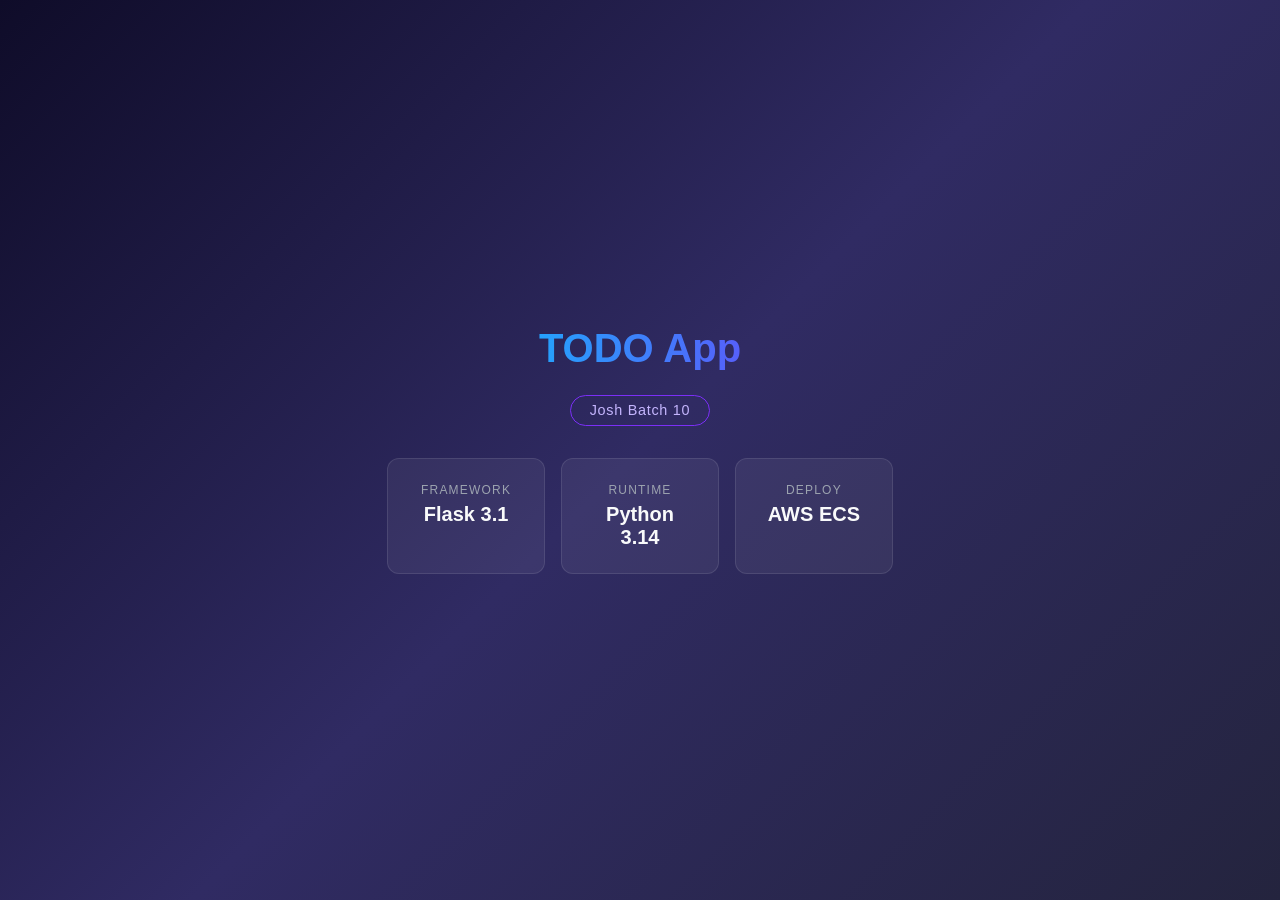
<file: index.html>
<!DOCTYPE html>
<html lang="en">
<head>
    <meta charset="UTF-8">
    <meta name="viewport" content="width=device-width, initial-scale=1.0">
    <title>TODO App</title>
    <style>
        * { margin: 0; padding: 0; box-sizing: border-box; }
        body {
            min-height: 100vh;
            display: flex;
            align-items: center;
            justify-content: center;
            background: linear-gradient(135deg, #0f0c29, #302b63, #24243e);
            font-family: -apple-system, BlinkMacSystemFont, "Segoe UI", Roboto, Helvetica, Arial, sans-serif;
            color: #e0e0e0;
        }
        .container {
            text-align: center;
            padding: 2rem;
            max-width: 640px;
        }
        h1 {
            font-size: 2.5rem;
            margin-bottom: 0.5rem;
            background: linear-gradient(90deg, #00d2ff, #7b2ff7);
            -webkit-background-clip: text;
            -webkit-text-fill-color: transparent;
        }
        .badge {
            display: inline-block;
            margin: 1rem 0 2rem;
            padding: 0.4rem 1.2rem;
            border: 1px solid #7b2ff7;
            border-radius: 999px;
            font-size: 0.9rem;
            color: #c4b5fd;
            letter-spacing: 0.05em;
        }
        .cards {
            display: flex;
            gap: 1rem;
            justify-content: center;
            flex-wrap: wrap;
        }
        .card {
            background: rgba(255, 255, 255, 0.06);
            border: 1px solid rgba(255, 255, 255, 0.1);
            border-radius: 12px;
            padding: 1.5rem 1.8rem;
            min-width: 150px;
            flex: 1;
        }
        .card span {
            display: block;
            font-size: 0.75rem;
            text-transform: uppercase;
            letter-spacing: 0.1em;
            color: #9ca3af;
            margin-bottom: 0.4rem;
        }
        .card strong {
            font-size: 1.25rem;
            color: #f9fafb;
        }
    </style>
</head>
<body>
    <div class="container">
        <h1>TODO App</h1>
        <div class="badge">Josh Batch 10</div>
        <div class="cards">
            <div class="card">
                <span>Framework</span>
                <strong>Flask 3.1</strong>
            </div>
            <div class="card">
                <span>Runtime</span>
                <strong>Python 3.14</strong>
            </div>
            <div class="card">
                <span>Deploy</span>
                <strong>AWS ECS</strong>
            </div>
        </div>
    </div>
</body>
</html>
</file>
